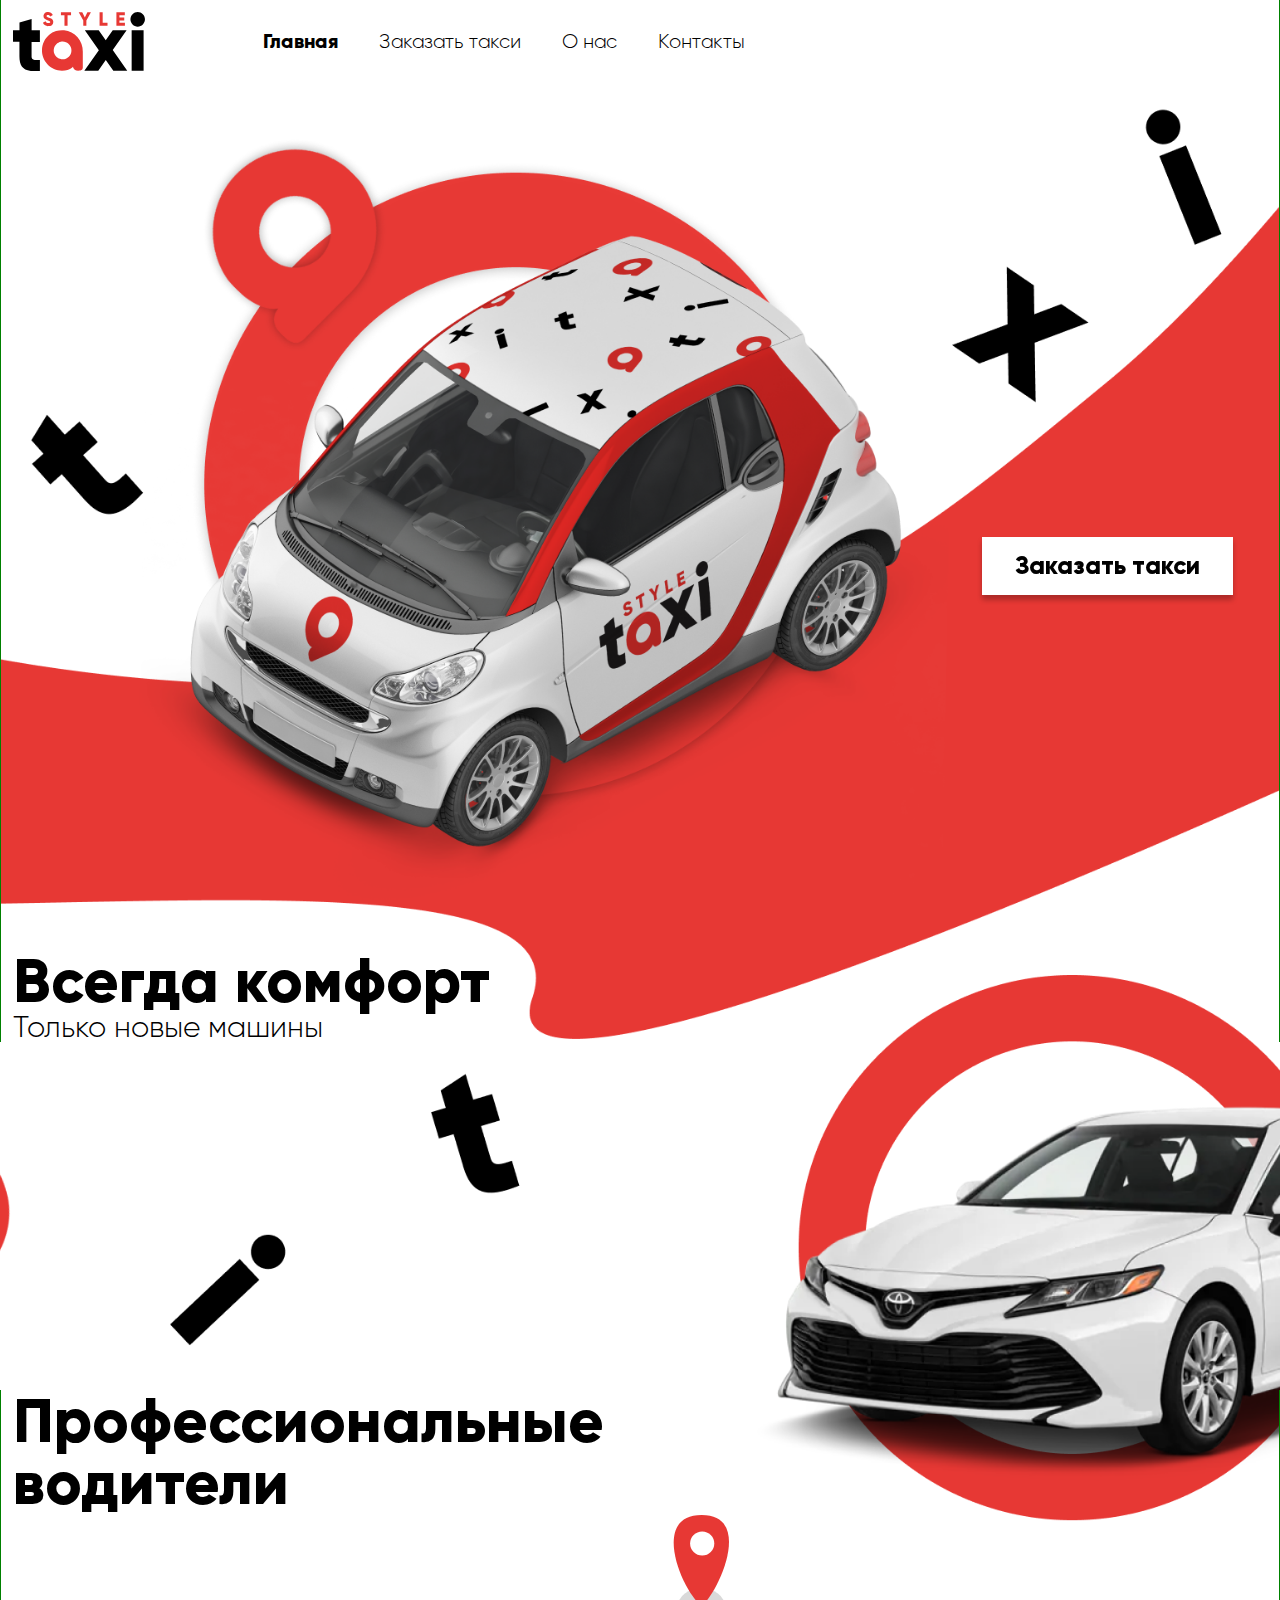
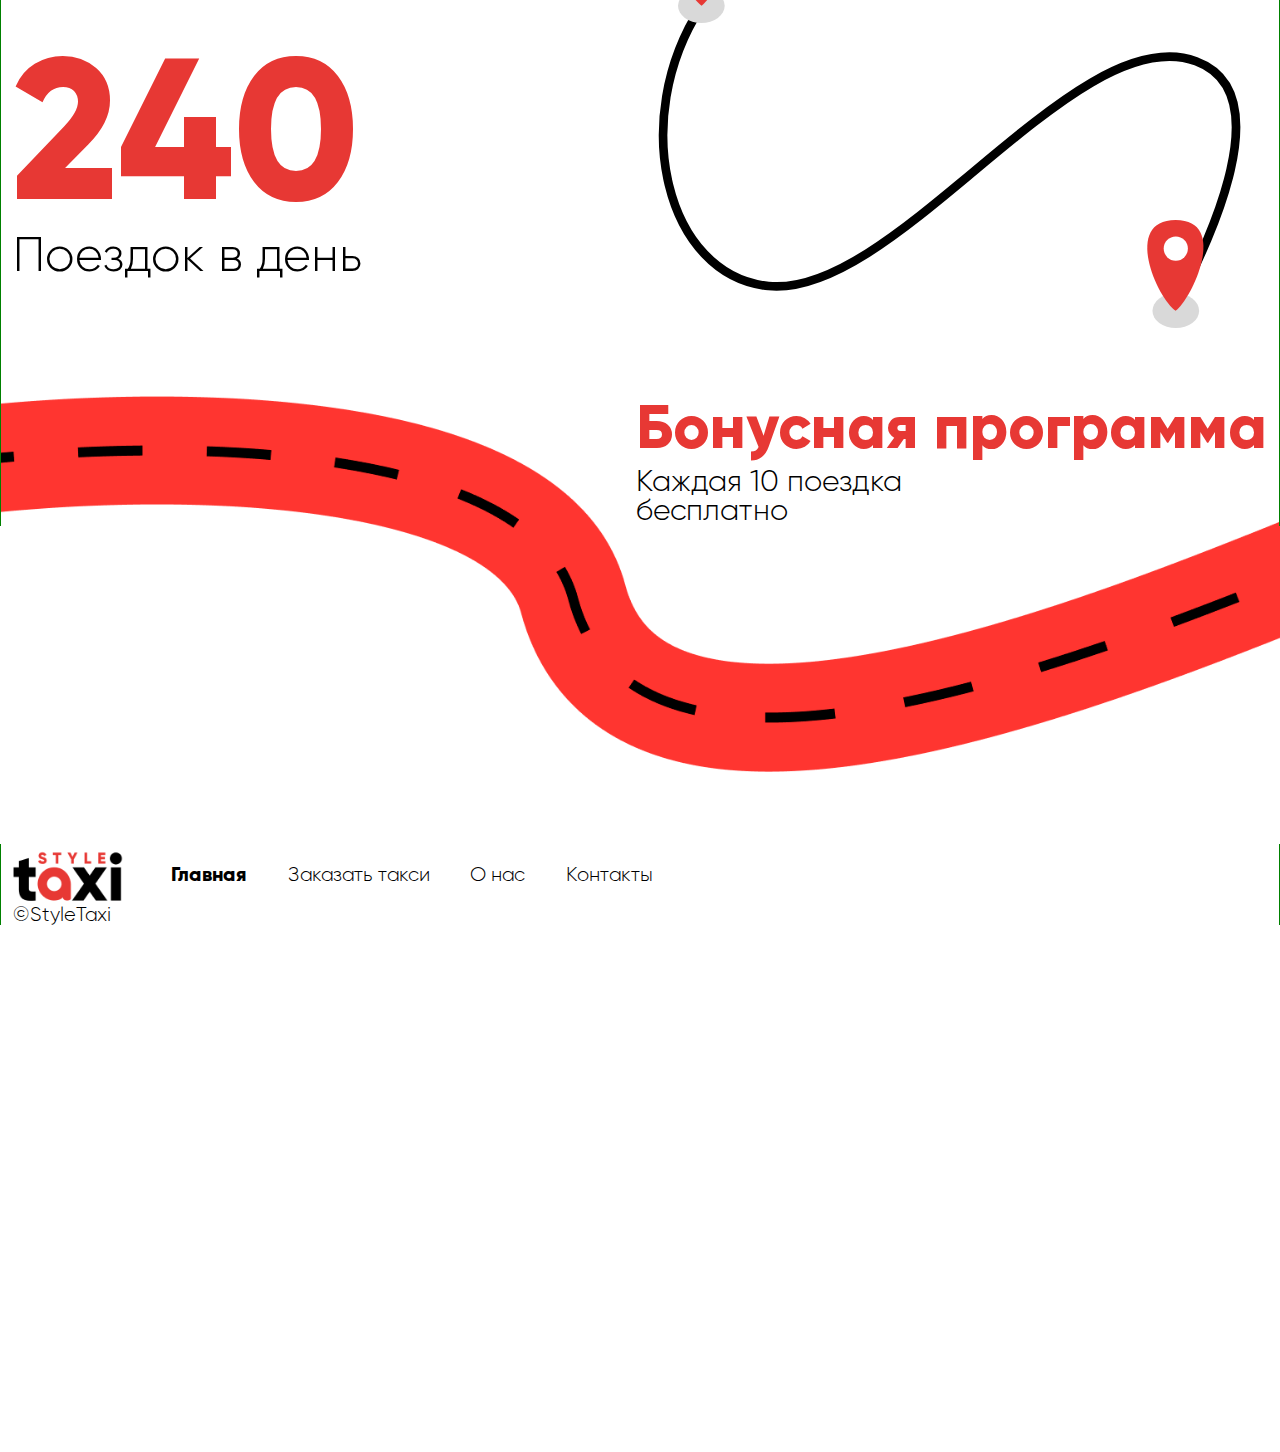
<file: index.html>
<!DOCTYPE html>
<html lang="ru">
	<head>
		<meta charset="utf-8">
		<title>TAXI</title>
		<!-- <base href="/"> -->
		<meta name="description" content="">
		<meta name="viewport" content="width=device-width, initial-scale=1, maximum-scale=1">
		<meta name="theme-color" content="#000">
		<meta name="msapplication-navbutton-color" content="#000">
		<meta name="apple-mobile-web-app-status-bar-style" content="#000">
		<!-- <link rel="manifest" href="manifest.json"> -->
		<link rel="shortcut icon" href="img/favicon/favicon.ico" type="image/x-icon">
		<link rel="stylesheet" href="css/main.css">
		<script src="js/common.js" defer></script>
	</head>

	<body>
		<header class="header">
			<div class="container">
				<div class="header__inner">
					<button type="button" class="header__burger"><div class="header__burger-inner"></div></button>
					<a class="header__logo" href="index.html"><img src="img/logo.svg" alt="Style Taxi"></a>
					<nav class="header__nav">
						<ul>
							<li class="current"><a href="index.html"><span data-hover="Главная">Главная</span></a></li>
							<li><a href="order.html"><span data-hover="Заказать такси">Заказать такси</span></a></li>
							<li><a href="about.html"><span data-hover="О нас">О нас</span></a></li>
							<li><a href="contacts.html"><span data-hover="Контакты">Контакты</span></a></li>
						</ul>
					</nav>
				</div>
			</div>
		</header>

		<main class="main">
			<section class="heading">
				<div class="container">
					<div class="heading__inner">
						<a href="order.html" class="btn btn--white heading__btn"><span data-hover="Заказать такси">Заказать такси</span></a>
					</div>
				</div>
			</section>
			<section class="comfort">
				<div class="container">
					<div class="comfort__inner">
						<h3 class="title">Всегда комфорт</h3>
						<h5 class="subtitle">Только новые машины</h5>
					</div>
				</div>
			</section>
			<section class="proff">
				<div class="container">
					<div class="proff__inner">
						<h3 class="title">Профессиональные <br> водители</h3>
						<div class="proff__row">
							<div class="proff__trip">
								<p class="proff__trip-number">240</p>
								<p class="proff__trip-text">Поездок в день</p>
							</div>
							<div class="proff__svg">
								<svg xmlns="http://www.w3.org/2000/svg" viewBox="0 0 725 549" fill="none" class="proff__svg-desctop">
									<path class="drawed" data-offset="-35" d="M70.8055 106.089C-14.219 236.92 30.3545 417.758 148.669 429.35C296.562 443.84 504.966 118.273 643.318 169.177C763.46 213.381 610.89 460.396 619.343 456.93" stroke="black" stroke-width="10" stroke-miterlimit="16" stroke-linecap="round"/>
									<ellipse cx="71" cy="105" rx="27" ry="20" fill="#D9D9D9"/>
									<ellipse cx="620" cy="458" rx="27" ry="20" fill="#D9D9D9"/>
									<path d="M619.808 458C598.436 444 558.067 353 619.808 353C681.549 353 638.805 444 619.808 458Z" fill="#E73834"/>
									<path d="M71.3031 105C50.2599 91 10.5117 0 71.3031 0C132.094 0 90.0081 91 71.3031 105Z" fill="#E73834"/>
									<circle cx="619.976" cy="386" r="14" fill="white"/>
									<circle cx="71.9763" cy="33" r="14" fill="white"/>
								</svg>
								<svg xmlns="http://www.w3.org/2000/svg" viewBox="0 0 177 223" fill="none" class="proff__svg-mobile">
									<path class="drawed" d="M90.8308 41.941C52.0938 42.5675 21.025 76.8221 35.0417 102.8C52.5626 135.271 148.518 133.058 157.215 168.614C164.768 199.489 92.734 202.312 94.6199 203.572" stroke="black" stroke-width="4" stroke-miterlimit="16" stroke-linecap="round"/>
									<ellipse cx="91" cy="42" rx="13" ry="6" fill="#D9D9D9"/>
									<ellipse cx="96" cy="203" rx="13" ry="6" fill="#D9D9D9"/>
									<path d="M96.1916 203.721C87.6045 198.025 71.3844 161 96.1916 161C120.999 161 103.825 198.025 96.1916 203.721Z" fill="#E73834"/>
									<path d="M91.1916 42.7207C82.6045 37.0246 66.3844 0 91.1916 0C115.999 0 98.8246 37.0246 91.1916 42.7207Z" fill="#E73834"/>
									<ellipse cx="96.3577" cy="174.291" rx="5.72474" ry="5.69609" fill="white"/>
									<ellipse cx="91.3577" cy="13.5487" rx="5.72474" ry="5.69609" fill="white"/>
								</svg>
							</div>
						</div>
					</div>
				</div>
			</section>
			<section class="bonus">
				<div class="container">
					<div class="bonus__inner">
						<div class="bonus__text">
							<h3 class="title title--primary">Бонусная программа</h3>
							<h5 class="subtitle">Каждая 10 поездка <br> бесплатно</h5>
						</div>
					</div>
				</div>
			</section>
		</main>
		<footer class="footer">
			<div class="container">
				<div class="footer__inner">
					<a class="footer__logo" href="index.html"><img src="img/logo.png" alt="Style Taxi"></a>
					<nav class="footer__nav">
						<ul>
							<li class="current"><a href="index.html"><span data-hover="Главная">Главная</span></a></li>
							<li><a href="#"><span data-hover="Заказать такси">Заказать такси</span></a></li>
							<li><a href="#"><span data-hover="О нас">О нас</span></a></li>
							<li><a href="contacts.html"><span data-hover="Контакты">Контакты</span></a></li>
						</ul>
					</nav>
				</div>
				<p class="footer__copy">&copy;StyleTaxi</p>
			</div>
		</footer>
	</body>
</html>
</file>
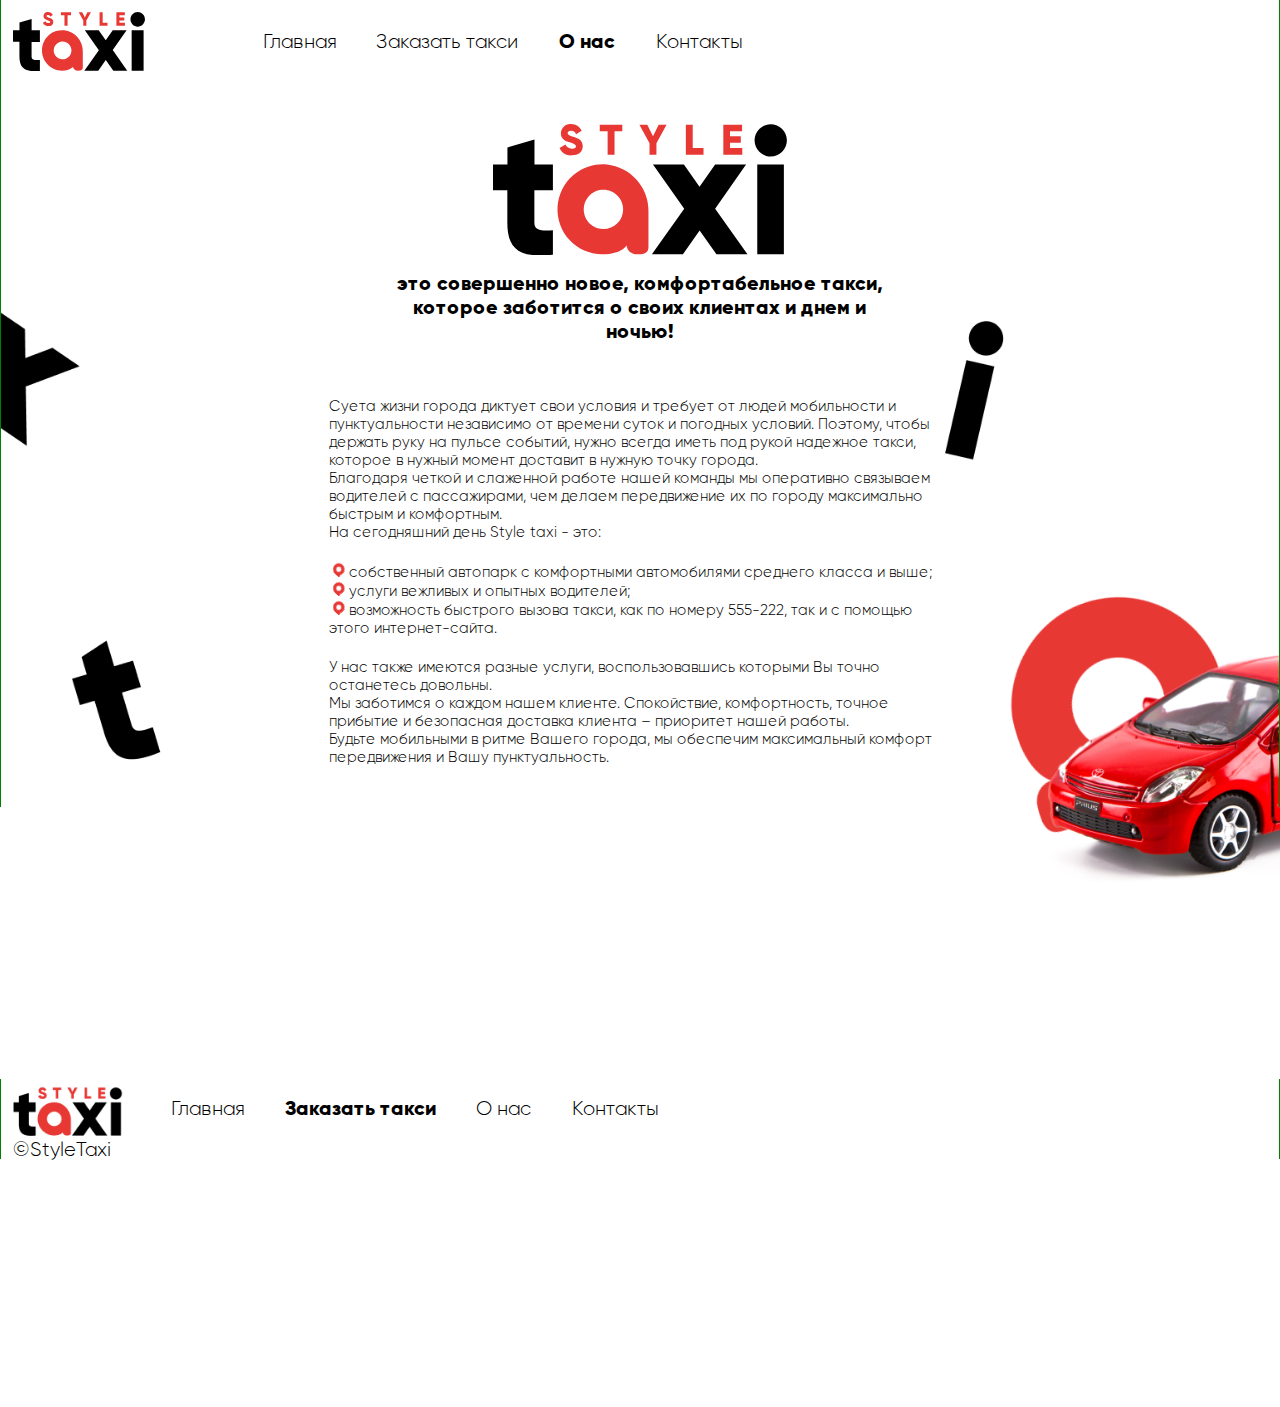
<file: about.html>
<!DOCTYPE html>
<html lang="ru">
	<head>
		<meta charset="utf-8">
		<title>TAXI</title>
		<!-- <base href="/"> -->
		<meta name="description" content="">
		<meta name="viewport" content="width=device-width, initial-scale=1, maximum-scale=1">
		<meta name="theme-color" content="#000">
		<meta name="msapplication-navbutton-color" content="#000">
		<meta name="apple-mobile-web-app-status-bar-style" content="#000">
		<link rel="shortcut icon" href="img/favicon/favicon.ico" type="image/x-icon">
		<link rel="stylesheet" href="css/main.css">
		<script src="js/common.js" defer></script>
	</head>

	<body>
		<header class="header">
			<div class="container">
				<div class="header__inner">
					<button type="button" class="header__burger"><div class="header__burger-inner"></div></button>
					<a class="header__logo" href="contacts.html"><img src="img/logo.svg" alt="Style Taxi"></a>
					<nav class="header__nav">
						<ul>
							<li><a href="index.html"><span data-hover="Главная">Главная</span></a></li>
							<li><a href="order.html"><span data-hover="Заказать такси">Заказать такси</span></a></li>
							<li class="current"><a href="about.html"><span data-hover="О нас">О нас</span></a></li>
							<li><a href="contacts.html"><span data-hover="Контакты">Контакты</span></a></li>
						</ul>
					</nav>
				</div>
			</div>
		</header>

		<main class="main">
			<section class="about">
				<div class="container">
                    <div class="about__inner">
                        <article class="about__article">
                            <div class="about__article-header">
                                <figure><img src="/img/logo.svg"></figure>
                                <p>это совершенно новое, комфортабельное такси, которое заботится о своих клиентах и ​​днем и ночью!</p>
                            </div>
                            <div class="about__article-text">
                                <p>Суета жизни города диктует свои условия и требует от людей мобильности и пунктуальности независимо от времени суток и погодных условий. Поэтому, чтобы держать руку на пульсе событий, нужно всегда иметь под рукой надежное  такси, которое в нужный момент доставит в нужную точку города.</p>
                                <p>Благодаря четкой и слаженной работе нашей команды мы оперативно связываем водителей с пассажирами, чем делаем передвижение их по городу максимально быстрым и комфортным.</p>
                                  На сегодняшний день Style taxi - это:
                                <ul class="new-list">
                                    <li>собственный автопарк с комфортными автомобилями среднего класса и выше;</li>
                                    <li>услуги вежливых и опытных водителей;</li>
                                    <li>возможность быстрого вызова такси, как по номеру 555-222, так и с помощью этого интернет-сайта.</li>
                                </ul>
                                <p>У нас также имеются разные услуги, воспользовавшись которыми Вы точно останетесь довольны.</p>
                                <p>Мы заботимся о каждом нашем клиенте. Спокойствие, комфортность, точное прибытие и безопасная доставка клиента – приоритет нашей работы.</p>
                                <p>Будьте мобильными в ритме Вашего города, мы обеспечим максимальный комфорт передвижения и Вашу пунктуальность.</p>
                            </div>
                        </article>
                    </div>
				</div>
			</section>
		</main>

		<footer class="footer">
			<div class="container">
				<div class="footer__inner">
					<a class="footer__logo" href="contacts.html"><img src="img/logo.png" alt="Style Taxi"></a>
					<nav class="footer__nav">
						<ul>
							<li><a href="contacts.html"><span data-hover="Главная">Главная</span></a></li>
							<li class="current"><a href="#"><span data-hover="Заказать такси">Заказать такси</span></a></li>
							<li><a href="#"><span data-hover="О нас">О нас</span></a></li>
							<li><a href="contacts.html"><span data-hover="Контакты">Контакты</span></a></li>
						</ul>
					</nav>
				</div>
				<p class="footer__copy">&copy;StyleTaxi</p>
			</div>
		</footer>
	</body>
</html>
</file>
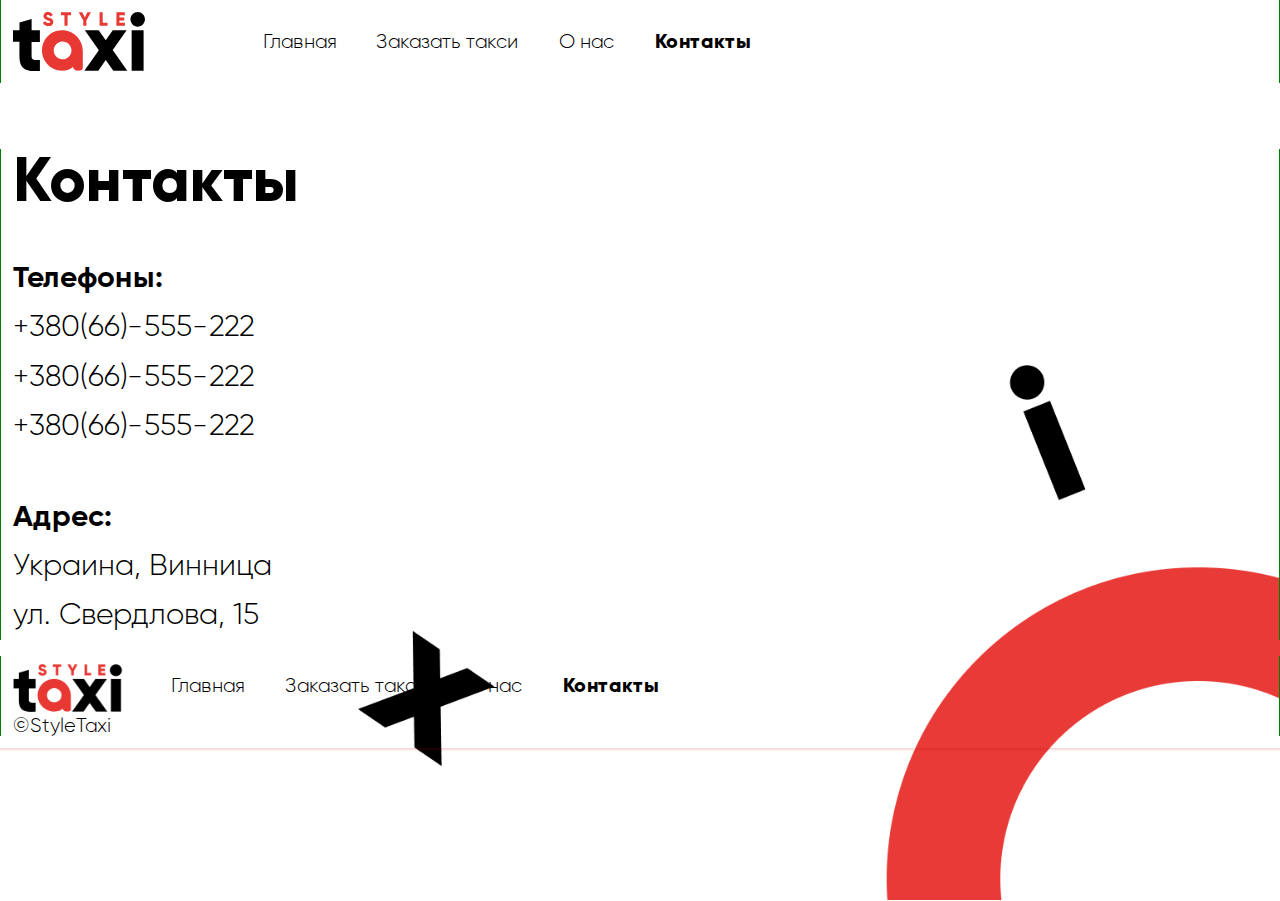
<file: contacts.html>
<!DOCTYPE html>
<html lang="ru">
	<head>
		<meta charset="utf-8">
		<title>TAXI</title>
		<!-- <base href="/"> -->
		<meta name="description" content="">
		<meta name="viewport" content="width=device-width, initial-scale=1, maximum-scale=1">
		<meta name="theme-color" content="#000">
		<meta name="msapplication-navbutton-color" content="#000">
		<meta name="apple-mobile-web-app-status-bar-style" content="#000">
		<link rel="shortcut icon" href="img/favicon/favicon.ico" type="image/x-icon">
		<link rel="stylesheet" href="css/main.css">
		<script src="js/common.js" defer></script>
	</head>

	<body>
		<header class="header">
			<div class="container">
				<div class="header__inner">
					<button type="button" class="header__burger"><div class="header__burger-inner"></div></button>
					<a class="header__logo" href="contacts.html"><img src="img/logo.svg" alt="Style Taxi"></a>
					<nav class="header__nav">
						<ul>
							<li><a href="index.html"><span data-hover="Главная">Главная</span></a></li>
							<li><a href="order.html"><span data-hover="Заказать такси">Заказать такси</span></a></li>
							<li><a href="about.html"><span data-hover="О нас">О нас</span></a></li>
							<li class="current"><a href="contacts.html"><span data-hover="Контакты">Контакты</span></a></li>
						</ul>
					</nav>
				</div>
			</div>
		</header>

		<main class="main">
			<section class="contacts">
				<div class="container">
					<div class="contacts__inner">
						<h3 class="title">Контакты</h3>
						<ul class="contacts__list">
							<li><b>Телефоны:</b></li>
							<li><a href="tel:+38066555222">+380(66)-555-222</a></li>
							<li><a href="tel:+38066555222">+380(66)-555-222</a></li>
							<li><a href="tel:+38066555222">+380(66)-555-222</a></li>
						</ul>
						<ul class="contacts__list">
							<li><b>Адрес:</b></li>
							<li>Украина, Винница</li>
							<li>ул. Свердлова, 15</li>
						</ul>
					</div>
				</div>
			</section>
		</main>
		<footer class="footer">
			<div class="container">
				<div class="footer__inner">
					<a class="footer__logo" href="contacts.html"><img src="img/logo.png" alt="Style Taxi"></a>
					<nav class="footer__nav">
						<ul>
							<li><a href="contacts.html"><span data-hover="Главная">Главная</span></a></li>
							<li><a href="#"><span data-hover="Заказать такси">Заказать такси</span></a></li>
							<li><a href="#"><span data-hover="О нас">О нас</span></a></li>
							<li class="current"><a href="contacts.html"><span data-hover="Контакты">Контакты</span></a></li>
						</ul>
					</nav>
				</div>
				<p class="footer__copy">&copy;StyleTaxi</p>
			</div>
		</footer>
	</body>
</html>
</file>
<file: css/main.css>
@font-face {
  font-family: 'Gilroy';
  src: url("/fonts/Gilroy-Thin.woff") format("woff");
  font-weight: 100;
  font-style: normal;
}

@font-face {
  font-family: 'Gilroy';
  src: url("/fonts/Gilroy-Light.woff") format("woff");
  font-weight: 300;
  font-style: normal;
}

@font-face {
  font-family: 'Gilroy';
  src: url("/fonts/Gilroy-Regular.woff") format("woff");
  font-weight: 400;
  font-style: normal;
}

@font-face {
  font-family: 'Gilroy';
  src: url("/fonts/Gilroy-Bold.woff") format("woff");
  font-weight: 500;
  font-style: normal;
}

@font-face {
  font-family: 'Gilroy';
  src: url("/fonts/Gilroy-ExtraBold.woff") format("woff");
  font-weight: 700;
  font-style: normal;
}

:root {
  --main-color: #E73834;
  --main-font: 'Gilroy', sans-serif;
}

* {
  margin: 0;
  padding: 0;
  box-sizing: border-box;
}

*:before, *:after {
  box-sizing: border-box;
}

:focus {
  outline: none;
}

::-webkit-input-placeholder {
  opacity: 1;
  color: #000;
  transition: 0.4s opacity, 0.4s -webkit-transform;
  transition: 0.4s transform, 0.4s opacity;
  transition: 0.4s transform, 0.4s opacity, 0.4s -webkit-transform;
}

:-ms-input-placeholder {
  opacity: 1;
  color: #000;
  transition: 0.4s opacity, 0.4s -webkit-transform;
  transition: 0.4s transform, 0.4s opacity;
  transition: 0.4s transform, 0.4s opacity, 0.4s -webkit-transform;
}

::-ms-input-placeholder {
  opacity: 1;
  color: #000;
  transition: 0.4s opacity, 0.4s -webkit-transform;
  transition: 0.4s transform, 0.4s opacity;
  transition: 0.4s transform, 0.4s opacity, 0.4s -webkit-transform;
}

::placeholder {
  opacity: 1;
  color: #000;
  transition: 0.4s opacity, 0.4s -webkit-transform;
  transition: 0.4s transform, 0.4s opacity;
  transition: 0.4s transform, 0.4s opacity, 0.4s -webkit-transform;
}

::selection {
  background: var(--main-color);
  color: #fff;
}

::-webkit-scrollbar {
  width: 6px;
  height: 6px;
}

::-webkit-scrollbar-thumb {
  background-color: var(--main-color);
  border-radius: 3px;
}

body {
  font-size: 16px;
  height: 100%;
  min-width: 320px;
  max-width: 1920px;
  margin: 0 auto;
  line-height: 1.65;
  color: #000;
  font-family: var(--main-font);
  font-weight: 300;
  box-shadow: 0 0 3px 3px rgba(200, 0, 0, 0.2);
  overflow-x: hidden;
  min-height: calc(100vh + 1px);
  -webkit-transform-origin: top;
          transform-origin: top;
}

a, button {
  background: transparent;
  text-decoration: none;
  cursor: pointer;
  outline: none;
  color: #000;
  border: none;
  transition: .2s color;
}

a:hover {
  color: var(--main-color);
}

img {
  max-width: 100%;
  height: auto;
}

strong, b {
  color: #000;
  font-weight: 500;
}

h3 {
  font-size: 75px;
  font-weight: 700;
  line-height: 1;
}

h5 {
  font-size: 36px;
  font-weight: 300;
  line-height: 1;
}

input,
textarea,
select {
  display: block;
  width: 100%;
  padding: 12px 10px;
  font-size: 18px;
  font-family: var(--main-font);
  font-weight: 400;
  line-height: normal;
  color: #000;
  border: solid 3px #000;
  border-radius: 5px;
  transition: 0.3s border;
}

input:focus,
textarea:focus,
select:focus {
  border-color: #E73834;
}

input.success,
textarea.success,
select.success {
  border-color: green;
}

input.error,
textarea.error,
select.error {
  border-color: red;
}

textarea {
  resize: none;
  height: 142px;
  max-height: 142px;
}

input[type='radio'],
input[type='checkbox'],
select {
  -webkit-appearance: none;
  -moz-appearance: none;
  appearance: none;
  border-radius: 0;
  cursor: pointer;
}

select {
  background: url("../img/arrow-down.svg") no-repeat right 10px center/15px;
  padding-right: 30px;
}

input:focus::-webkit-input-placeholder {
  -webkit-transform: translateX(9px);
          transform: translateX(9px);
  opacity: 0;
}

input:focus:-ms-input-placeholder {
  transform: translateX(9px);
  opacity: 0;
}

input:focus::-ms-input-placeholder {
  transform: translateX(9px);
  opacity: 0;
}

input:focus::placeholder {
  -webkit-transform: translateX(9px);
          transform: translateX(9px);
  opacity: 0;
}

input[type='checkbox'], input[type='radio'] {
  background: #fff;
  position: relative;
  width: 16px;
  height: 16px;
  border: none;
  padding: 0;
  cursor: pointer;
  width: 18px;
  height: 18px;
  border: 2px solid #000;
  transition: 0.2s;
}

input[type='checkbox'] {
  border-radius: 2px;
}

input[type='checkbox']::before {
  content: "";
  position: absolute;
  top: 0;
  left: 4px;
  width: 6px;
  height: 12px;
  border: 2px solid #fff;
  border-top-width: 0;
  border-left-width: 0;
  -webkit-transform: rotate(45deg) scale(0);
          transform: rotate(45deg) scale(0);
  transition: 0.2s;
}

input[type='checkbox']:checked {
  background-color: var(--main-color);
  border-color: var(--main-color);
}

input[type='checkbox']:checked::before {
  -webkit-transform: rotate(45deg) scale(1);
          transform: rotate(45deg) scale(1);
}

input[type='radio'] {
  border-radius: 50%;
}

input[type='radio']::before {
  content: "";
  background-color: var(--main-color);
  position: absolute;
  top: 3px;
  left: 3px;
  border: none;
  width: 8px;
  height: 8px;
  border-radius: inherit;
  -webkit-transform: scale(0);
          transform: scale(0);
  transition: 0.2s;
}

input[type='radio']:checked {
  border-color: var(--main-color);
  background-color: #fff;
}

input[type='radio']:checked::before {
  -webkit-transform: scale(1);
          transform: scale(1);
}

.main {
  min-height: calc(100vh - 210px);
}

.container {
  width: 100%;
  max-width: 1550px;
  padding-right: 15px;
  padding-left: 15px;
  margin-right: auto;
  margin-left: auto;
  border-left: 1px solid green;
  border-right: 1px solid green;
}

.invisible {
  visibility: hidden;
  opacity: 0;
}

.hidden {
  overflow: hidden;
}

.title--primary {
  color: var(--main-color);
}

.no-zoom h3 {
  font-size: 60px;
}

.new-list {
  list-style: none;
}

.new-list li::before {
  content: "";
  background: url("../img/list-ico.svg") no-repeat center;
  width: 15px;
  height: 18px;
  display: inline-block;
  vertical-align: middel;
  margin: 0 5px;
}

/*==============================================================
						BUTTONS START */
/*============================================================= */
.btn {
  display: inline-flex;
  justify-content: center;
  align-items: center;
  min-width: 200px;
  line-height: 1;
  padding: 20px 40px;
  font-size: 30px;
  font-family: var(--main-font), sans-serif;
  font-weight: 700;
  box-shadow: 0 6px 7px rgba(0, 0, 0, 0.25);
  transition: 0.2s;
  border-radius: 2px;
}

.btn--white {
  background-color: #fff;
  color: #000;
}

.btn--primary {
  background: #E73834;
  color: #fff;
  font-size: 24px;
  box-shadow: 0px 6px 15px rgba(231, 56, 52, 0.66);
  border-radius: 4px;
}

/*==============================================================
						HEADER START */
/*============================================================= */
.header__inner {
  display: flex;
  align-items: center;
  padding: 15px 0;
}

.header__logo {
  display: block;
  height: 70px;
  margin-right: 135px;
  flex-shrink: 0;
}

.header__logo img {
  width: auto;
  height: 100%;
}

.header__nav ul {
  display: flex;
  list-style: none;
}

.header__nav ul li {
  margin-right: 35px;
}

.header__nav ul li a {
  display: block;
  overflow: hidden;
  line-height: 1;
}

.header__nav ul li a span {
  position: relative;
  display: inline-block;
  padding: 0 7px;
  font-size: 24px;
  transition: -webkit-transform 0.3s;
  transition: transform 0.3s;
  transition: transform 0.3s, -webkit-transform 0.3s;
}

.header__nav ul li a span::before {
  position: absolute;
  top: 100%;
  content: attr(data-hover);
  font-weight: 700;
  -webkit-transform: translate3d(0, 0, 0);
          transform: translate3d(0, 0, 0);
}

.header__nav ul li a:hover span {
  -webkit-transform: translateY(-100%);
          transform: translateY(-100%);
}

.header__nav ul li.current a span {
  font-weight: 700;
}

.header__burger {
  display: none;
  position: relative;
  width: 25px;
  height: 25px;
  background-color: transparent;
  border: 0;
  cursor: pointer;
  font-size: 0;
  transition: 0.2s linear;
}

.header__burger-inner {
  top: 50%;
  display: block;
  position: absolute;
  width: 25px;
  height: 2px;
  transition: 0.2s -webkit-transform;
  transition: 0.2s transform;
  transition: 0.2s transform, 0.2s -webkit-transform;
  background-color: #000;
}

.header__burger-inner:after, .header__burger-inner:before {
  content: "";
  position: absolute;
  left: 0;
  width: inherit;
  height: inherit;
  background-color: #000;
  transition: -webkit-transform ease 0.15s;
  transition: transform ease 0.15s;
  transition: transform ease 0.15s, -webkit-transform ease 0.15s;
}

.header__burger-inner:before {
  top: -7px;
}

.header__burger-inner:after {
  bottom: -7px;
}

.header__burger.active .header__burger-inner {
  background: none;
}

.header__burger.active .header__burger-inner:before {
  -webkit-transform: rotate(45deg);
          transform: rotate(45deg);
  top: 0;
}

.header__burger.active .header__burger-inner:after {
  -webkit-transform: rotate(-45deg);
          transform: rotate(-45deg);
  bottom: 0;
}

/*==============================================================
					SECTION	HEADING START */
/*============================================================= */
.heading::after {
  content: "";
  background: url(../img/heading.png) no-repeat 50% 0;
  position: absolute;
  top: 0;
  z-index: -1;
  height: 1260px;
  width: 100%;
}

.heading__inner {
  height: 1045px;
  display: flex;
  justify-content: flex-end;
  align-items: center;
}

.heading__btn {
  margin-right: 40px;
  margin-top: 120px;
  -webkit-perspective: 1500px;
          perspective: 1500px;
  padding: 0;
  box-shadow: 0px 6px 7px rgba(0, 0, 0, 0.25);
}

.heading__btn span {
  position: relative;
  display: inline-block;
  padding: 20px 40px;
  background: #fff;
  color: #000;
  transition: color 0.6s, -webkit-transform 0.3s;
  transition: transform 0.3s, color 0.6s;
  transition: transform 0.3s, color 0.6s, -webkit-transform 0.3s;
  -webkit-transform-origin: 50% 0;
          transform-origin: 50% 0;
  -webkit-transform-style: preserve-3d;
          transform-style: preserve-3d;
  will-change: transform, color;
}

.heading__btn span::before {
  position: absolute;
  top: 100%;
  left: 0;
  width: 100%;
  height: 100%;
  background: #fff;
  display: inline-flex;
  justify-content: center;
  align-items: center;
  content: attr(data-hover);
  transition: background 0.3s;
  -webkit-transform: rotateX(-90deg);
          transform: rotateX(-90deg);
  -webkit-transform-origin: 50% 0;
          transform-origin: 50% 0;
}

.heading__btn:hover span {
  -webkit-transform: rotateX(90deg) translateY(-25px);
          transform: rotateX(90deg) translateY(-25px);
  color: var(--main-color);
}

/*==============================================================
					SECTION	COMFORT START */
/*============================================================= */
.comfort {
  position: relative;
  height: 530px;
}

.comfort::after {
  content: "";
  background: url("../img/comfort.png") no-repeat right 30px;
  position: absolute;
  top: 0;
  z-index: -1;
  height: 700px;
  width: 100%;
}

/*==============================================================
					SECTION	PROFESSIONAL START */
/*============================================================= */
.proff {
  position: relative;
}

.proff__row {
  display: flex;
  align-items: center;
}

.proff__trip {
  flex: 0 0 50%;
}

.proff__trip-number {
  font-size: 240px;
  font-weight: 700;
  line-height: 1;
  color: var(--main-color);
}

.proff__trip-text {
  font-size: 58px;
  line-height: 1;
}

.proff__svg {
  flex: 0 0 50%;
}

.proff__svg-mobile {
  display: none;
}

/*==============================================================
					SECTION	BONUS START */
/*============================================================= */
.bonus {
  position: relative;
  height: 540px;
}

.bonus::after {
  content: "";
  background: url(../img/road.png) no-repeat 50% 0;
  position: absolute;
  top: 0;
  z-index: -1;
  height: 100%;
  width: 100%;
}

.bonus__inner {
  display: flex;
  justify-content: flex-end;
}

.bonus__text .title {
  margin-bottom: 10px;
}

/*==============================================================
					PAGE CONTACTS START */
/*============================================================= */
.contacts {
  padding-top: 80px;
}

.contacts::after {
  content: "";
  background: url(../img/contacts.png) no-repeat 100% 100%;
  position: absolute;
  bottom: 0;
  right: 0;
  z-index: -1;
  height: 100%;
  width: 100%;
}

.contacts__list {
  margin-top: 50px;
  list-style: none;
  font-size: 36px;
}

/*==============================================================
					PAGE ORDER START */
/*============================================================= */
.order {
  background: url("../img/order-bg.svg") no-repeat center 0;
  min-height: 950px;
}

.order__inner {
  padding-top: 80px;
}

.order__form {
  max-width: 1000px;
  margin: 0 auto;
}

.order__form form {
  display: grid;
  grid-template-columns: 1fr;
  grid-row-gap: 40px;
}

.order__form form .btn {
  justify-self: end;
  padding: 15px 42px;
}

.order__form form .btn:active {
  margin-top: 2px;
}

.order__fields {
  border: none;
}

.order__fields legend {
  font-size: 36px;
  font-weight: 500;
  margin-bottom: 15px;
}

.order__inputs {
  display: grid;
  grid-template-columns: 2fr 1fr;
  grid-gap: 15px 20px;
}

.order__inputs label span {
  display: block;
  font-size: 18px;
  line-height: 1.3;
  font-weight: 500;
  -webkit-user-select: none;
     -moz-user-select: none;
      -ms-user-select: none;
          user-select: none;
}

.order__inputs label span sup {
  color: #E73834;
  vertical-align: middle;
  font-size: inherit;
}

.order__input-note {
  grid-row: span 2;
}

.order__input-wide {
  grid-column: span 2;
}

/*==============================================================
					PAGE ABOUT START */
/*============================================================= */
.about {
  min-height: 1200px;
  background: url("../img/about-bg.png") no-repeat center;
}

.about__inner {
  padding-top: 50px;
  padding-bottom: 50px;
}

.about__article {
  max-width: 750px;
  margin: 0 auto;
}

.about__article-header {
  margin-bottom: 65px;
}

.about__article-header figure {
  margin-bottom: 20px;
}

.about__article-header figure img {
  display: block;
  max-width: 355px;
  margin: 0 auto;
}

.about__article-header p {
  font-size: 24px;
  font-weight: 700;
  line-height: normal;
  text-align: center;
  color: #000;
  max-width: 610px;
  margin: 0 auto;
}

.about__article-text {
  color: #000;
  font-size: 18px;
  line-height: normal;
}

.about__article-text ul {
  margin: 25px 0;
}

/*================= POPOP BOX  =============== */
.popup-box {
  visibility: hidden;
  opacity: 0;
  position: fixed;
  background-color: rgba(0, 0, 0, 0.8);
  z-index: 1000;
  left: 0;
  top: 0;
  width: 100vw;
  height: 100vh;
  overflow: auto;
  padding: 15px;
  display: flex;
  justify-content: center;
  align-items: center;
}

.popup-box[data-visible='true'] {
  -webkit-animation: OpenModal 0.3s both;
          animation: OpenModal 0.3s both;
  visibility: visible;
  opacity: 1;
}

.popup-box[data-visible='false'] {
  -webkit-animation: CloseModal 0.3s both;
          animation: CloseModal 0.3s both;
  visibility: hidden;
  opacity: 0;
}

.popup-box__close {
  position: absolute;
  right: 5px;
  top: 5px;
  background: none;
  color: #000;
  font-size: 28px;
  line-height: 1;
  padding: 0;
  margin: 0;
  outline: none;
  border: none;
  cursor: pointer;
  z-index: 3;
}

.popup-box__close::before {
  content: '\2715';
}

.popup-box__content {
  position: relative;
  font-size: 18px;
  width: 100%;
  max-width: 760px;
  max-height: 100%;
  min-height: 360px;
  overflow-y: auto;
  background-color: #fff;
  padding: 50px 30px;
}

.popup-box__title {
  text-align: center;
  font-size: 36px;
  line-height: 1;
  font-weight: 300;
  margin-bottom: 25px;
}

.popup-box__actions {
  max-width: 500px;
  margin: 0 auto;
  margin-top: 20px;
  display: flex;
  justify-content: space-between;
}

.popup-box__actions .btn {
  padding: 15px 47px;
}

.popup-box__btn-cancel {
  font-weight: 300;
  border: none;
  color: #909090;
  box-shadow: none;
}

.popup-box__btn-cancel span {
  font-size: 24px;
  border-bottom: 1px solid #909090;
}

.popup-box__body {
  max-width: 600px;
  margin: 0 auto;
}

.popup-box__code {
  max-width: 240px;
  margin: 0 auto;
  margin-bottom: 40px;
  text-align: center;
  font-size: 18px;
}

.popup-box__code p {
  line-height: 1.2;
}

.popup-box__code p b {
  color: #E73834;
  font-size: 36px;
  font-weight: 700;
}

.popup-box__timer {
  margin-top: 60px;
}

.popup-box__found {
  text-align: center;
}

.popup-box__found-txt {
  margin-bottom: 45px;
}

.popup-box__found-btn {
  min-width: 135px;
  padding: 15px;
}

.popup-box__notfound {
  text-align: center;
}

.popup-box__notfound-img {
  max-width: 135px;
  margin: 0 auto;
  margin-bottom: 15px;
}

.popup-box__notfound-later {
  font-size: 18px;
  font-family: 'Gilroy', sans-serif;
  line-height: normal;
  text-align: center;
  -webkit-text-decoration-line: underline;
          text-decoration-line: underline;
}

/*================= COUNTDOWN  =============== */
.countdown {
  position: relative;
  margin: auto;
  height: 140px;
  width: 140px;
  display: flex;
  justify-content: center;
  align-items: center;
  text-align: center;
}

.countdown__number {
  color: #000;
  font-size: 64px;
  font-weight: 900;
  display: inline-block;
}

.countdown svg {
  position: absolute;
  top: 0;
  right: 0;
  width: 100%;
  height: 100%;
  -webkit-transform: rotateY(-180deg) rotateZ(-90deg);
          transform: rotateY(-180deg) rotateZ(-90deg);
}

.countdown svg circle {
  stroke-dasharray: 407px;
  stroke-dashoffset: 0px;
  stroke-linecap: round;
  stroke-width: 8px;
  stroke: #E73834;
  fill: none;
  -webkit-animation: countdown 60s linear infinite forwards;
          animation: countdown 60s linear infinite forwards;
}

/*==============================================================
				FOOTER START */
/*============================================================= */
.footer {
  padding-bottom: 10px;
}

.footer__inner {
  display: flex;
  align-items: center;
}

.footer__logo {
  display: block;
  height: 73px;
  margin-right: 50px;
  flex-shrink: 0;
}

.footer__logo img {
  width: auto;
  height: 100%;
}

.footer__nav ul {
  display: flex;
  list-style: none;
}

.footer__nav ul li {
  margin-right: 35px;
}

.footer__nav ul li a {
  display: block;
  overflow: hidden;
  line-height: 1;
}

.footer__nav ul li a span {
  position: relative;
  display: inline-block;
  padding: 0 7px;
  font-size: 24px;
  transition: -webkit-transform 0.3s;
  transition: transform 0.3s;
  transition: transform 0.3s, -webkit-transform 0.3s;
}

.footer__nav ul li a span::before {
  position: absolute;
  top: 100%;
  content: attr(data-hover);
  font-weight: 700;
  -webkit-transform: translate3d(0, 0, 0);
          transform: translate3d(0, 0, 0);
}

.footer__nav ul li a:hover span {
  -webkit-transform: translateY(-100%);
          transform: translateY(-100%);
}

.footer__nav ul li.current a span {
  font-weight: 700;
}

.footer__copy {
  font-size: 24px;
  line-height: 1;
}

@-webkit-keyframes countdown {
  from {
    stroke-dashoffset: 0px;
  }
  to {
    stroke-dashoffset: 407px;
  }
}

@keyframes countdown {
  from {
    stroke-dashoffset: 0px;
  }
  to {
    stroke-dashoffset: 407px;
  }
}

@-webkit-keyframes OpenModal {
  from {
    -webkit-transform: scale(1.1);
            transform: scale(1.1);
    opacity: 0;
  }
  to {
    -webkit-transform: scale(1);
            transform: scale(1);
    opacity: 1;
  }
}

@keyframes OpenModal {
  from {
    -webkit-transform: scale(1.1);
            transform: scale(1.1);
    opacity: 0;
  }
  to {
    -webkit-transform: scale(1);
            transform: scale(1);
    opacity: 1;
  }
}

@-webkit-keyframes CloseModal {
  from {
    visibility: visible;
    -webkit-transform: scale(1);
            transform: scale(1);
    opacity: 1;
  }
  to {
    -webkit-transform: scale(1.1);
            transform: scale(1.1);
    opacity: 0;
    visibility: hidden;
  }
}

@keyframes CloseModal {
  from {
    visibility: visible;
    -webkit-transform: scale(1);
            transform: scale(1);
    opacity: 1;
  }
  to {
    -webkit-transform: scale(1.1);
            transform: scale(1.1);
    opacity: 0;
    visibility: hidden;
  }
}

@media only screen and (min-width: 1920px) {
  .about {
    background-position-x: right;
  }
}

/*==========  Desktop First  ==========*/
/* Small Devices, Tablets */
@media only screen and (max-width: 768px) {
  body {
    box-shadow: none;
  }
  h3 {
    font-size: 35px;
  }
  h5 {
    font-size: 18px;
  }
  .overlay {
    position: fixed;
    left: 0;
    right: 0;
    top: 0;
    bottom: 0;
    z-index: 2;
    background: rgba(0, 0, 0, 0.5);
  }
  .main {
    min-height: calc(100vh - 100px);
    padding-top: 50px;
    margin-bottom: 35px;
  }
  .btn {
    min-width: 150px;
    font-size: 20px;
  }
  /*==============================================================
						INDEX PAGE + HEADER + FOOTER START */
  /*============================================================= */
  .header {
    background: #fff;
    position: fixed;
    left: 0;
    right: 0;
    top: 0;
    width: 100%;
    z-index: 3;
    box-shadow: 0 0 3px 3px rgba(200, 0, 0, 0.2);
  }
  .header__inner {
    justify-content: space-between;
    padding: 5px 0;
  }
  .header__burger {
    display: block;
  }
  .header__logo {
    margin: 0;
    height: 40px;
  }
  .header__nav {
    position: fixed;
    background: var(--main-color);
    left: 0;
    top: 50px;
    width: 300px;
    height: 100%;
    z-index: 3;
    will-change: transform;
    transition: 0.2s;
    -webkit-transform: translateX(-100%);
            transform: translateX(-100%);
  }
  .header__nav ul {
    flex-direction: column;
    max-height: calc(100vh - 50px);
    overflow-y: auto;
  }
  .header__nav ul li {
    margin: 0;
    border-bottom: 1px dashed rgba(0, 0, 0, 0.2);
  }
  .header__nav ul li:last-child {
    border-bottom: none;
  }
  .header__nav ul li a:hover span {
    -webkit-transform: none;
            transform: none;
    color: #fff;
  }
  .header__nav ul li a span {
    display: block;
    padding: 10px;
    color: #fff;
  }
  .header__nav ul li a span::before {
    display: none;
  }
  .header__nav ul li.current a span {
    font-weight: 500;
    color: #fff;
  }
  .header__nav.active {
    -webkit-transform: translateX(0);
            transform: translateX(0);
  }
  .heading {
    margin-bottom: 100px;
  }
  .heading::after {
    background-image: url("../img/heading-mob.png");
    top: 50px;
    height: 570px;
  }
  .heading__inner {
    height: 570px;
    align-items: flex-end;
  }
  .heading__btn {
    margin: 0 0 30px;
  }
  .heading__btn span {
    padding: 15px 37px;
  }
  .comfort {
    height: 430px;
  }
  .comfort::after {
    background-image: url("../img/comfort-mob.png");
    background-position: center bottom;
    height: 100%;
  }
  .proff {
    margin-bottom: 50px;
  }
  .proff__row {
    text-align: center;
  }
  .proff__trip-number {
    font-size: 85px;
  }
  .proff__trip-text {
    font-size: 18px;
  }
  .proff__svg-desctop {
    display: none;
  }
  .proff__svg-mobile {
    display: block;
  }
  .bonus {
    height: auto;
    min-height: 250px;
  }
  .bonus::after {
    background-image: url("../img/road-mob.png");
    background-position: 50% 100%;
  }
  .bonus__inner {
    justify-content: flex-start;
  }
  .footer__logo {
    height: 47px;
  }
  .footer__copy {
    font-size: 9px;
    font-weight: 700;
    padding-left: 22px;
  }
  .footer__nav ul {
    flex-wrap: wrap;
  }
  .footer__nav ul li {
    margin: 5px 3px;
  }
  .footer__nav ul li a span {
    font-size: 14px;
  }
  /*==============================================================
						PAGE CONTACTS START */
  /*============================================================= */
  .contacts {
    padding-top: 40px;
    padding-bottom: 80px;
  }
  .contacts::after {
    background: url(../img/contacts-mob.png) no-repeat 100% 0%;
    top: 90px;
    bottom: initial;
    height: 455px;
  }
  .contacts__list {
    font-size: 18px;
  }
  .contacts__ltitle {
    font-weight: 500;
  }
  /*==============================================================
						PAGE ORDER START */
  /*============================================================= */
  .order__inner {
    padding-top: 30px;
  }
  .order__form form {
    grid-row-gap: 20px;
  }
  .order__form form .btn {
    padding: 9px 16px;
  }
  .order__fields legend {
    font-size: 24px;
    margin-bottom: 10px;
  }
  .order__inputs {
    grid-template-columns: 1fr;
  }
  .order__inputs label span {
    font-size: 12px;
    font-weight: 600;
  }
  .order__inputs textarea {
    height: 100px;
  }
  .order__input-note {
    order: 2;
    grid-column: 1/-1;
  }
  .about {
    min-height: initial;
  }
  .about__inner {
    padding-top: 50px;
    padding-bottom: 50px;
  }
  .about__article {
    max-width: 750px;
    margin: 0 auto;
  }
  .about__article-header {
    margin-bottom: 30px;
  }
  .about__article-header figure {
    margin-bottom: 10px;
  }
  .about__article-header figure img {
    max-width: 180px;
  }
  .about__article-header p {
    font-size: 13px;
  }
  .about__article-text {
    font-size: 12px;
  }
  .about__article-text ul {
    margin: 15px 0;
  }
  .popup-box__content {
    min-height: 330px;
    padding: 30px 15px;
  }
  .popup-box__title {
    font-size: 24px;
  }
  .popup-box__actions .btn {
    padding: 15px 10px;
    min-width: 135px;
  }
  .popup-box__btn-cancel span {
    font-size: 20px;
  }
}
</file>
